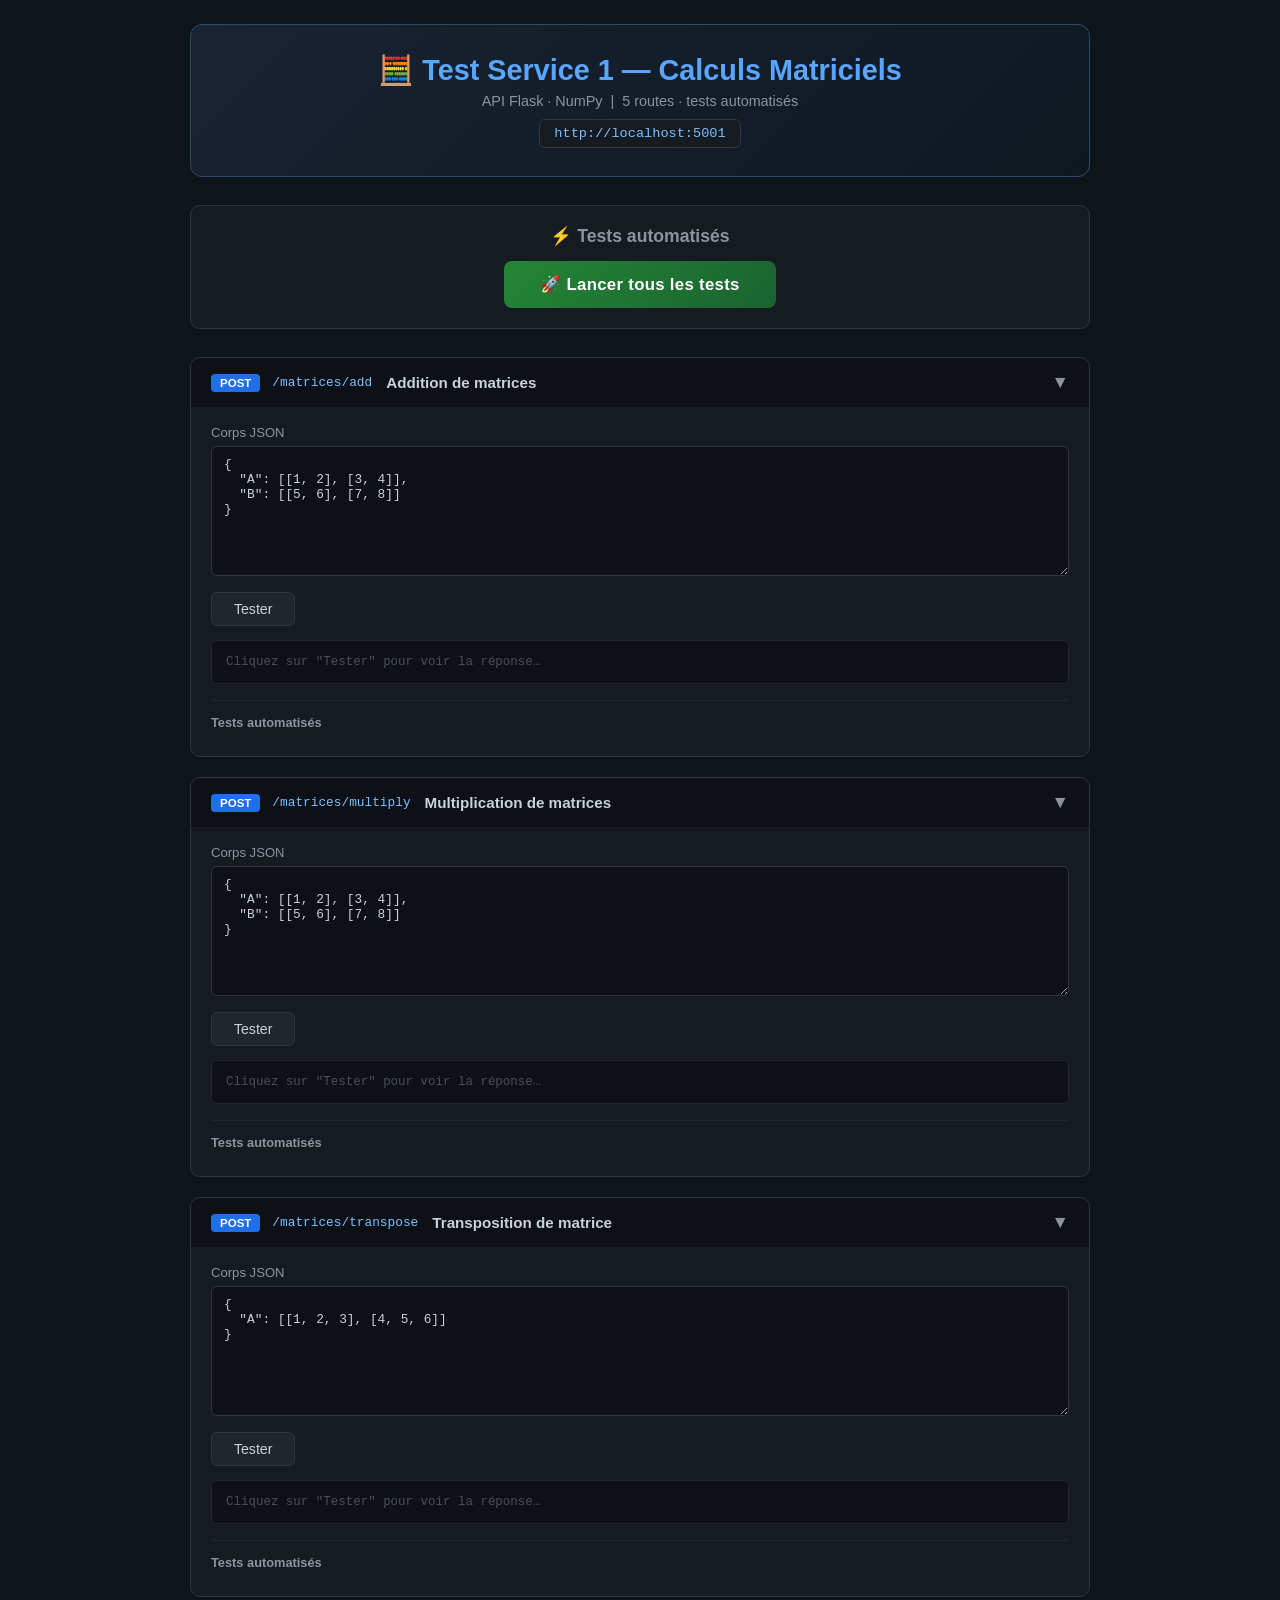
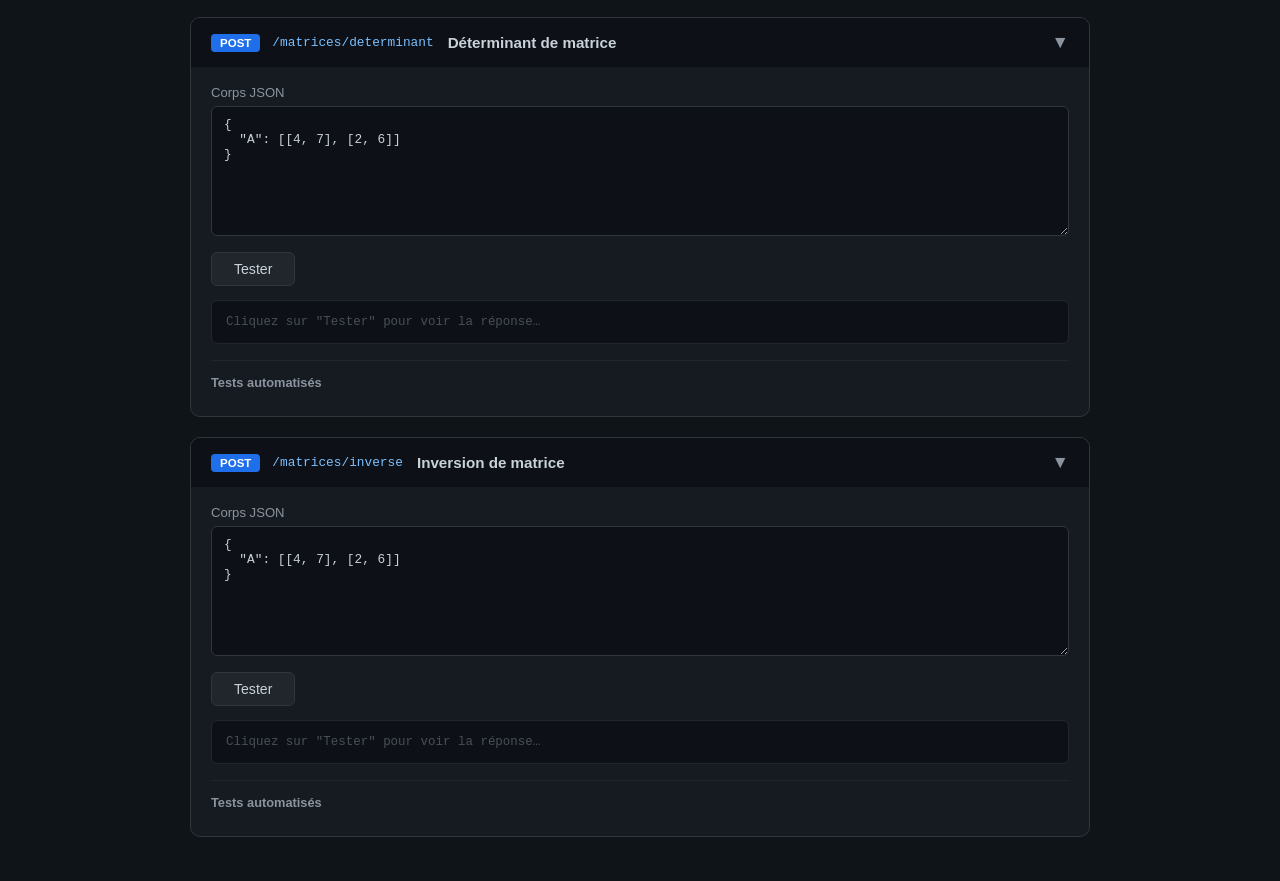
<file: service1_matrices/templates/index.html>
<!DOCTYPE html>
<html lang="fr">
<head>
    <meta charset="UTF-8">
    <meta name="viewport" content="width=device-width, initial-scale=1.0">
    <title>Test Service 1 — Calculs Matriciels</title>
    <style>
        * {
            box-sizing: border-box;
            margin: 0;
            padding: 0;
        }
        body {
            font-family: 'Segoe UI', Tahoma, Geneva, Verdana, sans-serif;
            background: #0f1419;
            color: #e6edf3;
            min-height: 100vh;
            padding: 24px;
        }
        .container {
            max-width: 900px;
            margin: 0 auto;
        }

        /* ── Header ── */
        header {
            background: linear-gradient(135deg, #1a2332 0%, #0d1821 100%);
            border: 1px solid #2d4a6b;
            border-radius: 12px;
            padding: 28px 32px;
            margin-bottom: 28px;
            text-align: center;
        }
        header h1 {
            font-size: 1.8rem;
            color: #58a6ff;
            margin-bottom: 6px;
        }
        header p {
            color: #8b949e;
            font-size: 0.9rem;
        }
        .service-url {
            display: inline-block;
            background: #161b22;
            border: 1px solid #30363d;
            border-radius: 6px;
            padding: 6px 14px;
            font-family: 'Courier New', monospace;
            font-size: 0.85rem;
            color: #79c0ff;
            margin-top: 10px;
        }

        /* ── Master controls ── */
        .master-bar {
            background: #161b22;
            border: 1px solid #30363d;
            border-radius: 10px;
            padding: 20px 24px;
            margin-bottom: 28px;
            text-align: center;
        }
        .master-bar h2 {
            font-size: 1.1rem;
            color: #8b949e;
            margin-bottom: 14px;
        }
        #btn-all {
            background: linear-gradient(135deg, #238636 0%, #1a6330 100%);
            color: #fff;
            border: none;
            border-radius: 8px;
            padding: 13px 36px;
            font-size: 1.05rem;
            font-weight: 700;
            cursor: pointer;
            letter-spacing: 0.3px;
            transition: background 0.2s, transform 0.1s;
        }
        #btn-all:hover { background: linear-gradient(135deg, #2ea043 0%, #238636 100%); transform: translateY(-1px); }
        #btn-all:active { transform: translateY(0); }
        #btn-all:disabled { opacity: 0.5; cursor: not-allowed; transform: none; }

        /* ── Summary ── */
        #summary {
            background: #161b22;
            border: 1px solid #30363d;
            border-radius: 10px;
            padding: 16px 24px;
            margin-bottom: 28px;
            display: none;
        }
        #summary h3 {
            font-size: 1rem;
            margin-bottom: 10px;
            color: #c9d1d9;
        }
        #summary-table {
            width: 100%;
            border-collapse: collapse;
            font-size: 0.82rem;
        }
        #summary-table th, #summary-table td {
            padding: 6px 10px;
            text-align: left;
            border-bottom: 1px solid #21262d;
        }
        #summary-table th {
            color: #8b949e;
            font-weight: 600;
        }
        #summary-table .pass { color: #3fb950; font-weight: 700; }
        #summary-table .fail { color: #f85149; font-weight: 700; }

        /* ── Route sections ── */
        .route-section {
            background: #161b22;
            border: 1px solid #30363d;
            border-radius: 10px;
            margin-bottom: 20px;
            overflow: hidden;
        }
        .route-header {
            display: flex;
            align-items: center;
            padding: 14px 20px;
            background: #0d1117;
            cursor: pointer;
            user-select: none;
        }
        .route-header h3 {
            flex: 1;
            font-size: 0.95rem;
            color: #c9d1d9;
        }
        .route-method {
            background: #1f6feb;
            color: #fff;
            font-size: 0.72rem;
            font-weight: 700;
            padding: 3px 9px;
            border-radius: 4px;
            margin-right: 12px;
        }
        .route-path {
            font-family: 'Courier New', monospace;
            font-size: 0.8rem;
            color: #79c0ff;
            margin-right: 14px;
        }
        .collapse-icon {
            font-size: 1.1rem;
            color: #8b949e;
            transition: transform 0.2s;
        }
        .route-header.collapsed .collapse-icon { transform: rotate(-90deg); }
        .route-body {
            padding: 18px 20px;
            display: block;
        }
        .route-body.hidden { display: none; }

        /* ── Form inside each section ── */
        .field-label {
            font-size: 0.82rem;
            color: #8b949e;
            margin-bottom: 6px;
            display: block;
        }
        textarea {
            width: 100%;
            height: 130px;
            background: #0d1117;
            border: 1px solid #30363d;
            border-radius: 6px;
            color: #c9d1d9;
            font-family: 'Courier New', monospace;
            font-size: 0.8rem;
            padding: 10px 12px;
            resize: vertical;
            margin-bottom: 12px;
        }
        textarea:focus { outline: none; border-color: #58a6ff; }
        .btn-test {
            background: #21262d;
            color: #c9d1d9;
            border: 1px solid #30363d;
            border-radius: 6px;
            padding: 8px 22px;
            font-size: 0.88rem;
            cursor: pointer;
            transition: background 0.2s, border-color 0.2s;
        }
        .btn-test:hover { background: #30363d; border-color: #58a6ff; }

        /* ── Response area ── */
        .response-area {
            margin-top: 14px;
            border-radius: 6px;
            padding: 12px 14px;
            font-family: 'Courier New', monospace;
            font-size: 0.78rem;
            white-space: pre-wrap;
            word-break: break-all;
            min-height: 44px;
            display: flex;
            align-items: center;
        }
        .response-area.status-2xx { background: #0d2119; border: 1px solid #196c2e; color: #3fb950; }
        .response-area.status-4xx { background: #2d1c0f; border: 1px solid #6e4b1a; color: #d29922; }
        .response-area.status-error { background: #2d0f0f; border: 1px solid #6e1a1a; color: #f85149; }
        .response-area.idle { background: #0d1117; border: 1px solid #21262d; color: #484f58; }

        .status-badge {
            display: inline-block;
            font-weight: 700;
            min-width: 38px;
            padding: 2px 6px;
            border-radius: 4px;
            text-align: center;
            margin-right: 10px;
        }
        .status-badge.ok { background: #196c2e; color: #3fb950; }
        .status-badge.warn { background: #6e4b1a; color: #d29922; }
        .status-badge.err { background: #6e1a1a; color: #f85149; }

        /* ── Test-case list (inline) ── */
        .test-cases { margin-top: 16px; border-top: 1px solid #21262d; padding-top: 14px; }
        .test-cases h4 {
            font-size: 0.8rem;
            color: #8b949e;
            margin-bottom: 8px;
        }
        .tc-row {
            display: flex;
            align-items: center;
            gap: 8px;
            margin-bottom: 5px;
            font-size: 0.78rem;
        }
        .tc-badge {
            min-width: 52px;
            padding: 2px 6px;
            border-radius: 4px;
            text-align: center;
            font-weight: 700;
            font-size: 0.72rem;
        }
        .tc-badge.pass { background: #0d2119; color: #3fb950; }
        .tc-badge.fail { background: #2d0f0f; color: #f85149; }
        .tc-badge.pending { background: #21262d; color: #484f58; }
        .tc-name { color: #c9d1d9; flex: 1; }
    </style>
</head>
<body>
<div class="container">

    <!-- ── Header ── -->
    <header>
        <h1>🧮 Test Service 1 — Calculs Matriciels</h1>
        <p>API Flask · NumPy &nbsp;|&nbsp; 5 routes · tests automatisés</p>
        <div class="service-url">http://localhost:5001</div>
    </header>

    <!-- ── Master controls ── -->
    <div class="master-bar">
        <h2>⚡ Tests automatisés</h2>
        <button id="btn-all" onclick="runAllTests()">🚀 Lancer tous les tests</button>
    </div>

    <!-- ── Summary table ── -->
    <div id="summary">
        <h3 id="summary-title">Résultats</h3>
        <table id="summary-table">
            <thead>
                <tr>
                    <th>#</th>
                    <th>Route</th>
                    <th>Cas</th>
                    <th>Attendu</th>
                    <th>Obtenu</th>
                    <th>Statut</th>
                </tr>
            </thead>
            <tbody id="summary-body"></tbody>
        </table>
    </div>

    <!-- ════════════════════════════════
         Route: /matrices/add
    ════════════════════════════════ -->
    <div class="route-section" id="sec-add">
        <div class="route-header" onclick="toggleSection('add')">
            <span class="route-method">POST</span>
            <span class="route-path">/matrices/add</span>
            <h3>Addition de matrices</h3>
            <span class="collapse-icon">▼</span>
        </div>
        <div class="route-body" id="body-add">
            <label class="field-label">Corps JSON</label>
            <textarea id="json-add">{
  "A": [[1, 2], [3, 4]],
  "B": [[5, 6], [7, 8]]
}</textarea>
            <button class="btn-test" onclick="manualTest('add')">Tester</button>
            <div class="response-area idle" id="resp-add">Cliquez sur "Tester" pour voir la réponse…</div>

            <div class="test-cases">
                <h4>Tests automatisés</h4>
                <div id="tc-add"></div>
            </div>
        </div>
    </div>

    <!-- ════════════════════════════════
         Route: /matrices/multiply
    ════════════════════════════════ -->
    <div class="route-section" id="sec-multiply">
        <div class="route-header" onclick="toggleSection('multiply')">
            <span class="route-method">POST</span>
            <span class="route-path">/matrices/multiply</span>
            <h3>Multiplication de matrices</h3>
            <span class="collapse-icon">▼</span>
        </div>
        <div class="route-body" id="body-multiply">
            <label class="field-label">Corps JSON</label>
            <textarea id="json-multiply">{
  "A": [[1, 2], [3, 4]],
  "B": [[5, 6], [7, 8]]
}</textarea>
            <button class="btn-test" onclick="manualTest('multiply')">Tester</button>
            <div class="response-area idle" id="resp-multiply">Cliquez sur "Tester" pour voir la réponse…</div>

            <div class="test-cases">
                <h4>Tests automatisés</h4>
                <div id="tc-multiply"></div>
            </div>
        </div>
    </div>

    <!-- ════════════════════════════════
         Route: /matrices/transpose
    ════════════════════════════════ -->
    <div class="route-section" id="sec-transpose">
        <div class="route-header" onclick="toggleSection('transpose')">
            <span class="route-method">POST</span>
            <span class="route-path">/matrices/transpose</span>
            <h3>Transposition de matrice</h3>
            <span class="collapse-icon">▼</span>
        </div>
        <div class="route-body" id="body-transpose">
            <label class="field-label">Corps JSON</label>
            <textarea id="json-transpose">{
  "A": [[1, 2, 3], [4, 5, 6]]
}</textarea>
            <button class="btn-test" onclick="manualTest('transpose')">Tester</button>
            <div class="response-area idle" id="resp-transpose">Cliquez sur "Tester" pour voir la réponse…</div>

            <div class="test-cases">
                <h4>Tests automatisés</h4>
                <div id="tc-transpose"></div>
            </div>
        </div>
    </div>

    <!-- ════════════════════════════════
         Route: /matrices/determinant
    ════════════════════════════════ -->
    <div class="route-section" id="sec-determinant">
        <div class="route-header" onclick="toggleSection('determinant')">
            <span class="route-method">POST</span>
            <span class="route-path">/matrices/determinant</span>
            <h3>Déterminant de matrice</h3>
            <span class="collapse-icon">▼</span>
        </div>
        <div class="route-body" id="body-determinant">
            <label class="field-label">Corps JSON</label>
            <textarea id="json-determinant">{
  "A": [[4, 7], [2, 6]]
}</textarea>
            <button class="btn-test" onclick="manualTest('determinant')">Tester</button>
            <div class="response-area idle" id="resp-determinant">Cliquez sur "Tester" pour voir la réponse…</div>

            <div class="test-cases">
                <h4>Tests automatisés</h4>
                <div id="tc-determinant"></div>
            </div>
        </div>
    </div>

    <!-- ════════════════════════════════
         Route: /matrices/inverse
    ════════════════════════════════ -->
    <div class="route-section" id="sec-inverse">
        <div class="route-header" onclick="toggleSection('inverse')">
            <span class="route-method">POST</span>
            <span class="route-path">/matrices/inverse</span>
            <h3>Inversion de matrice</h3>
            <span class="collapse-icon">▼</span>
        </div>
        <div class="route-body" id="body-inverse">
            <label class="field-label">Corps JSON</label>
            <textarea id="json-inverse">{
  "A": [[4, 7], [2, 6]]
}</textarea>
            <button class="btn-test" onclick="manualTest('inverse')">Tester</button>
            <div class="response-area idle" id="resp-inverse">Cliquez sur "Tester" pour voir la réponse…</div>

            <div class="test-cases">
                <h4>Tests automatisés</h4>
                <div id="tc-inverse"></div>
            </div>
        </div>
    </div>

</div><!-- /container -->

<script>
const BASE = 'http://localhost:5001';

// ─── Test definitions ────────────────────────────────────────────────────────
const TEST_CASES = {
    add: [
        {
            name: 'Addition valide 2×2',
            body: { A: [[1, 2], [3, 4]], B: [[5, 6], [7, 8]] },
            expectStatus: 200,
            expectResult: [[6, 8], [10, 12]],
        },
        {
            name: 'Addition valide 1×3',
            body: { A: [[1, 2, 3]], B: [[4, 5, 6]] },
            expectStatus: 200,
            expectResult: [[5, 7, 9]],
        },
        {
            name: 'Dimensions incompatibles',
            body: { A: [[1, 2]], B: [[1, 2, 3]] },
            expectStatus: 400,
            expectResult: undefined,
        },
    ],
    multiply: [
        {
            name: 'Multiplication valide 2×2',
            body: { A: [[1, 2], [3, 4]], B: [[5, 6], [7, 8]] },
            expectStatus: 200,
            expectResult: [[19, 22], [43, 50]],
        },
        {
            name: 'Multiplication 2×3 × 3×2',
            body: { A: [[1, 2, 3], [4, 5, 6]], B: [[7, 8], [9, 10], [11, 12]] },
            expectStatus: 200,
            expectResult: [[58, 64], [139, 154]],
        },
        {
            name: 'Dimensions incompatibles',
            body: { A: [[1, 2]], B: [[1, 2, 3]] },
            expectStatus: 400,
            expectResult: undefined,
        },
    ],
    transpose: [
        {
            name: 'Transposition 2×3',
            body: { A: [[1, 2, 3], [4, 5, 6]] },
            expectStatus: 200,
            expectResult: [[1, 4], [2, 5], [3, 6]],
        },
        {
            name: 'Transposition 3×2',
            body: { A: [[1, 4], [2, 5], [3, 6]] },
            expectStatus: 200,
            expectResult: [[1, 2, 3], [4, 5, 6]],
        },
    ],
    determinant: [
        {
            name: 'Déterminant 2×2 (résultat 10)',
            body: { A: [[4, 7], [2, 6]] },
            expectStatus: 200,
            expectResult: 10,
        },
        {
            name: 'Déterminant identité 2×2 (résultat 1)',
            body: { A: [[1, 0], [0, 1]] },
            expectStatus: 200,
            expectResult: 1,
        },
        {
            name: 'Matrice singulière (dét = 0)',
            body: { A: [[1, 2], [2, 4]] },
            expectStatus: 200,
            expectResult: 0,
        },
    ],
    inverse: [
        {
            name: 'Inverse 2×2 [[4,7],[2,6]]',
            body: { A: [[4, 7], [2, 6]] },
            expectStatus: 200,
            // A⁻¹ = (1/det) * [[6,-7],[-2,4]] = [[0.6,-0.7],[-0.2,0.4]]
            expectResult: [[0.6, -0.7], [-0.2, 0.4]],
        },
        {
            name: 'Inverse identité 2×2',
            body: { A: [[1, 0], [0, 1]] },
            expectStatus: 200,
            expectResult: [[1, 0], [0, 1]],
        },
        {
            name: 'Inverse matrice singulière',
            body: { A: [[1, 2], [2, 4]] },
            expectStatus: 400,
            expectResult: undefined,
        },
    ],
};

// ─── Helpers ──────────────────────────────────────────────────────────────────
function toggleSection(id) {
    const hdr = document.getElementById('sec-' + id).querySelector('.route-header');
    const body = document.getElementById('body-' + id);
    hdr.classList.toggle('collapsed');
    body.classList.toggle('hidden');
}

function flatten(v) {
    return JSON.parse(JSON.stringify(v));
}

function arraysClose(a, b, tol=1e-9) {
    if (typeof a !== typeof b) return false;
    if (Array.isArray(a)) {
        if (!Array.isArray(b) || a.length !== b.length) return false;
        return a.every((v, i) => arraysClose(v, b[i], tol));
    }
    return Math.abs(a - b) < tol;
}

function compareResults(actual, expected) {
    if (expected === undefined) return false;
    return arraysClose(flatten(actual), flatten(expected));
}

function statusClass(code) {
    if (code >= 200 && code < 300) return 'ok';
    if (code >= 400 && code < 500) return 'warn';
    return 'err';
}

function renderResponse(el, status, body) {
    el.className = 'response-area';
    if (status === null) {
        el.classList.add('status-error');
        el.innerHTML = `<span class="status-badge err">ERR</span>${body}`;
    } else if (status >= 200 && status < 300) {
        el.classList.add('status-2xx');
        el.innerHTML = `<span class="status-badge ok">${status}</span>${body}`;
    } else {
        el.classList.add('status-4xx');
        el.innerHTML = `<span class="status-badge warn">${status}</span>${body}`;
    }
}

// ─── API call ─────────────────────────────────────────────────────────────────
async function callAPI(route, body) {
    try {
        const resp = await fetch(BASE + route, {
            method: 'POST',
            headers: { 'Content-Type': 'application/json' },
            body: JSON.stringify(body),
        });
        const data = await resp.json().catch(() => ({}));
        return { ok: resp.status, data };
    } catch (err) {
        return { ok: null, error: err.message };
    }
}

// ─── Manual test ──────────────────────────────────────────────────────────────
async function manualTest(route) {
    const ta = document.getElementById('json-' + route);
    const el = document.getElementById('resp-' + route);
    el.className = 'response-area idle';
    el.innerHTML = '⏳ Chargement…';
    let body;
    try {
        body = JSON.parse(ta.value);
    } catch {
        el.className = 'response-area status-error';
        el.textContent = '❌ JSON invalide dans le formulaire.';
        return;
    }
    const res = await callAPI('/matrices/' + route, body);
    if (res.error !== undefined) {
        el.className = 'response-area status-error';
        el.innerHTML = `<span class="status-badge err">ERR</span>Impossible de se connecter au serveur.\nVérifiez que le service tourne sur ${BASE}\n\nErreur : ${res.error}`;
        return;
    }
    const sc = res.ok;
    const json = JSON.stringify(res.data, null, 2);
    renderResponse(el, sc, '\n' + json);
}

// ─── Per-route auto-test (returns array of results) ───────────────────────────
async function runRouteTests(route) {
    const cases = TEST_CASES[route];
    const container = document.getElementById('tc-' + route);
    container.innerHTML = '';
    const results = [];

    for (let i = 0; i < cases.length; i++) {
        const tc = cases[i];

        // Create row
        const row = document.createElement('div');
        row.className = 'tc-row';

        const badge = document.createElement('span');
        badge.className = 'tc-badge pending';
        badge.textContent = '…';

        const label = document.createElement('span');
        label.className = 'tc-name';
        label.textContent = tc.name;

        row.appendChild(badge);
        row.appendChild(label);
        container.appendChild(row);

        // Execute
        const res = await callAPI('/matrices/' + route, tc.body);

        let passed = false;
        if (res.error !== undefined) {
            badge.className = 'tc-badge fail';
            badge.textContent = 'ERR';
        } else {
            const statusOk = res.ok === tc.expectStatus;
            let resultOk = true;
            if (tc.expectResult !== undefined) {
                resultOk = compareResults(res.data.resultat ?? res.data.result ?? res.data.determinant ?? res.data.inverse ?? res.data, tc.expectResult);
            }
            passed = statusOk && resultOk;
            badge.className = passed ? 'tc-badge pass' : 'tc-badge fail';
            badge.textContent = passed ? 'PASS' : 'FAIL';
        }

        results.push({ route, tc, res, passed });
    }

    return results;
}

// ─── Run all tests ────────────────────────────────────────────────────────────
async function runAllTests() {
    const btn = document.getElementById('btn-all');
    btn.disabled = true;
    btn.textContent = '⏳ Exécution en cours…';

    const summary = document.getElementById('summary');
    const tbody = document.getElementById('summary-body');
    summary.style.display = 'block';
    tbody.innerHTML = '';
    document.getElementById('summary-title').textContent = '⏳ Exécution…';

    const routes = ['add', 'multiply', 'transpose', 'determinant', 'inverse'];
    const allResults = [];
    let globalPass = 0, globalFail = 0;

    for (const route of routes) {
        const results = await runRouteTests(route);
        allResults.push(...results);
    }

    allResults.forEach((r, idx) => {
        const tr = document.createElement('tr');
        const routeOp = r.route.charAt(0).toUpperCase() + r.route.slice(1);
        const actualVal = r.res.error !== undefined
            ? 'ERR'
            : JSON.stringify(r.res.data.resultat ?? r.res.data.result ?? r.res.data.determinant ?? r.res.data.inverse ?? r.res.data).substring(0, 30);
        const expectVal = r.tc.expectResult !== undefined ? JSON.stringify(r.tc.expectResult).substring(0, 30) : '—';
        const statusOk = r.res.error !== undefined ? false : r.res.ok === r.tc.expectStatus;

        tr.innerHTML = `
            <td>${idx + 1}</td>
            <td>/matrices/${r.route}</td>
            <td>${r.tc.name}</td>
            <td><code>${expectVal}</code></td>
            <td><code>${actualVal}</code></td>
            <td class="${r.passed ? 'pass' : 'fail'}">${r.passed ? '✅ PASS' : '❌ FAIL'}</td>
        `;
        tbody.appendChild(tr);

        if (r.passed) globalPass++; else globalFail++;
    });

    const total = globalPass + globalFail;
    document.getElementById('summary-title').innerHTML =
        `📊 <strong>${globalPass}/${total} tests passés</strong>` +
        (globalFail === 0
            ? ' &nbsp;<span style="color:#3fb950">— Tout est bon ! 🎉</span>'
            : ` &nbsp;<span style="color:#f85149">— ${globalFail} échec(s)</span>`);

    btn.disabled = false;
    btn.textContent = '🚀 Lancer tous les tests';
}
</script>
<script defer src="https://static.cloudflareinsights.com/beacon.min.js/v833ccba57c9e4d2798f2e76cebdd09a11778172276447" integrity="sha512-57MDmcccJXYtNnH+ZiBwzC4jb2rvgVCEokYN+L/nLlmO8rfYT/gIpW2A569iJ/3b+0UEasghjuZH/ma3wIs/EQ==" data-cf-beacon='{"version":"2024.11.0","token":"8607d2a720d14b038279025b2b5a82e5","server_timing":{"name":{"cfCacheStatus":true,"cfEdge":true,"cfExtPri":true,"cfL4":true,"cfOrigin":true,"cfSpeedBrain":true},"location_startswith":null}}' crossorigin="anonymous"></script>
</body>
</html>
</file>
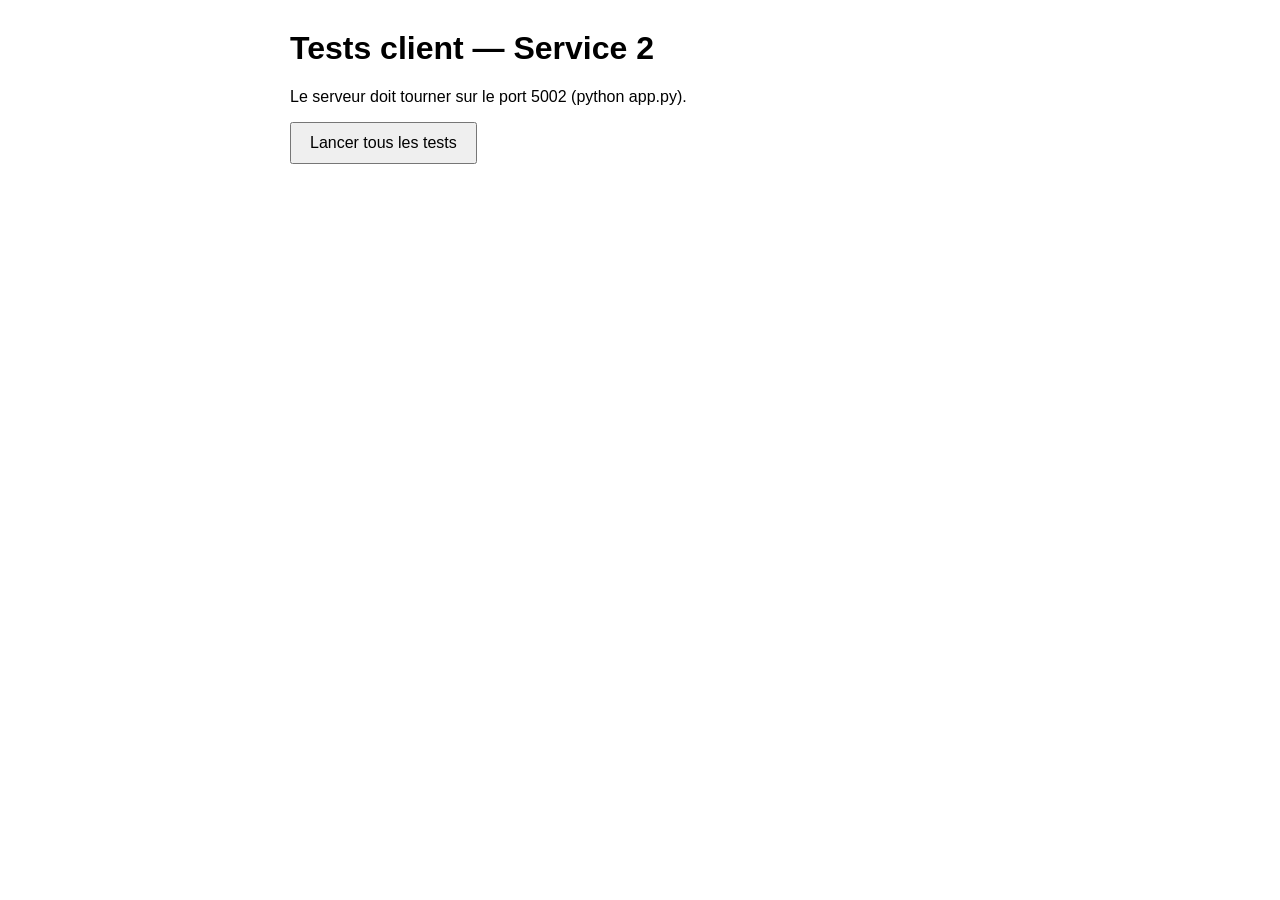
<file: service2_statistiques/test_client.html>
<!DOCTYPE html>
<html lang="fr">
<head>
  <meta charset="UTF-8">
  <title>Test client HTML/JS — Service 2</title>
  <link rel="stylesheet" href="style.css">
</head>
<body>
  <h1>Tests client — Service 2</h1>
  <p>Le serveur doit tourner sur le port 5002 (python app.py).</p>
  <button id="run">Lancer tous les tests</button>
  <div id="summary"></div>
  <ul id="results"></ul>

  <script>
    const BASE_URL = "http://localhost:5002";

    // Envoie une requête POST JSON et renvoie { status, data }
    async function post(route, payload) {
      const res = await fetch(BASE_URL + route, {
        method: "POST",
        headers: { "Content-Type": "application/json" },
        body: JSON.stringify(payload)
      });
      const data = await res.json();
      return { status: res.status, data };
    }

    // Chaque test renvoie null si OK, sinon un message d'erreur.
    const tests = {
      "describe — valeurs connues [1..5]": async () => {
        const { status, data } = await post("/stats/describe", { data: [1,2,3,4,5] });
        if (status !== 200) return "status attendu 200, reçu " + status;
        const r = data.resultat;
        if (r.n !== 5) return "n attendu 5, reçu " + r.n;
        if (Math.abs(r.moyenne - 3.0) > 0.001) return "moyenne attendue 3, reçue " + r.moyenne;
        if (Math.abs(r.ecart_type - 1.5811) > 0.001) return "ecart_type attendu 1.5811, reçu " + r.ecart_type;
        return null;
      },
      "describe — clé manquante → 400": async () => {
        const { status } = await post("/stats/describe", { valeurs: [1,2,3] });
        return status === 400 ? null : "status attendu 400, reçu " + status;
      },
      "correlation — forte (r=1)": async () => {
        const { status, data } = await post("/stats/correlation", { x:[1,2,3,4,5], y:[2,4,6,8,10] });
        if (status !== 200) return "status attendu 200, reçu " + status;
        if (Math.abs(data.resultat.r - 1.0) > 0.001) return "r attendu 1, reçu " + data.resultat.r;
        if (data.resultat.interpretation !== "forte") return "interpretation attendue 'forte'";
        return null;
      },
      "correlation — longueurs différentes → 400": async () => {
        const { status } = await post("/stats/correlation", { x:[1,2,3], y:[1,2] });
        return status === 400 ? null : "status attendu 400, reçu " + status;
      },
      "test_normalite — structure": async () => {
        const { status, data } = await post("/stats/test_normalite", { data:[2.1,2.3,1.9,2.0,2.2,2.05,1.95,2.15] });
        if (status !== 200) return "status attendu 200, reçu " + status;
        if (typeof data.resultat.est_normale !== "boolean") return "est_normale doit être un booléen";
        return null;
      },
      "test_student — différence significative": async () => {
        const { status, data } = await post("/stats/test_student", { groupe1:[1,2,3,4,5], groupe2:[6,7,8,9,10] });
        if (status !== 200) return "status attendu 200, reçu " + status;
        if (!data.resultat.difference_significative) return "différence attendue significative";
        return null;
      }
    };

    async function runAll() {
      const results = document.getElementById("results");
      const summary = document.getElementById("summary");
      results.innerHTML = "";
      summary.textContent = "Tests en cours...";
      let pass = 0, fail = 0;
      for (const [name, fn] of Object.entries(tests)) {
        let err;
        try { err = await fn(); }
        catch (e) { err = "erreur réseau : " + e.message + " (serveur lancé ?)"; }
        const li = document.createElement("li");
        if (err === null) {
          pass++;
          li.textContent = "✓ " + name;
          li.style.color = "green";
        } else {
          fail++;
          li.textContent = "✗ " + name + " — " + err;
          li.style.color = "red";
        }
        results.appendChild(li);
      }
      summary.textContent = pass + " réussis, " + fail + " échoués (" + (pass + fail) + " au total)";
    }

    document.getElementById("run").addEventListener("click", runAll);
  </script>
</body>
</html>
</file>
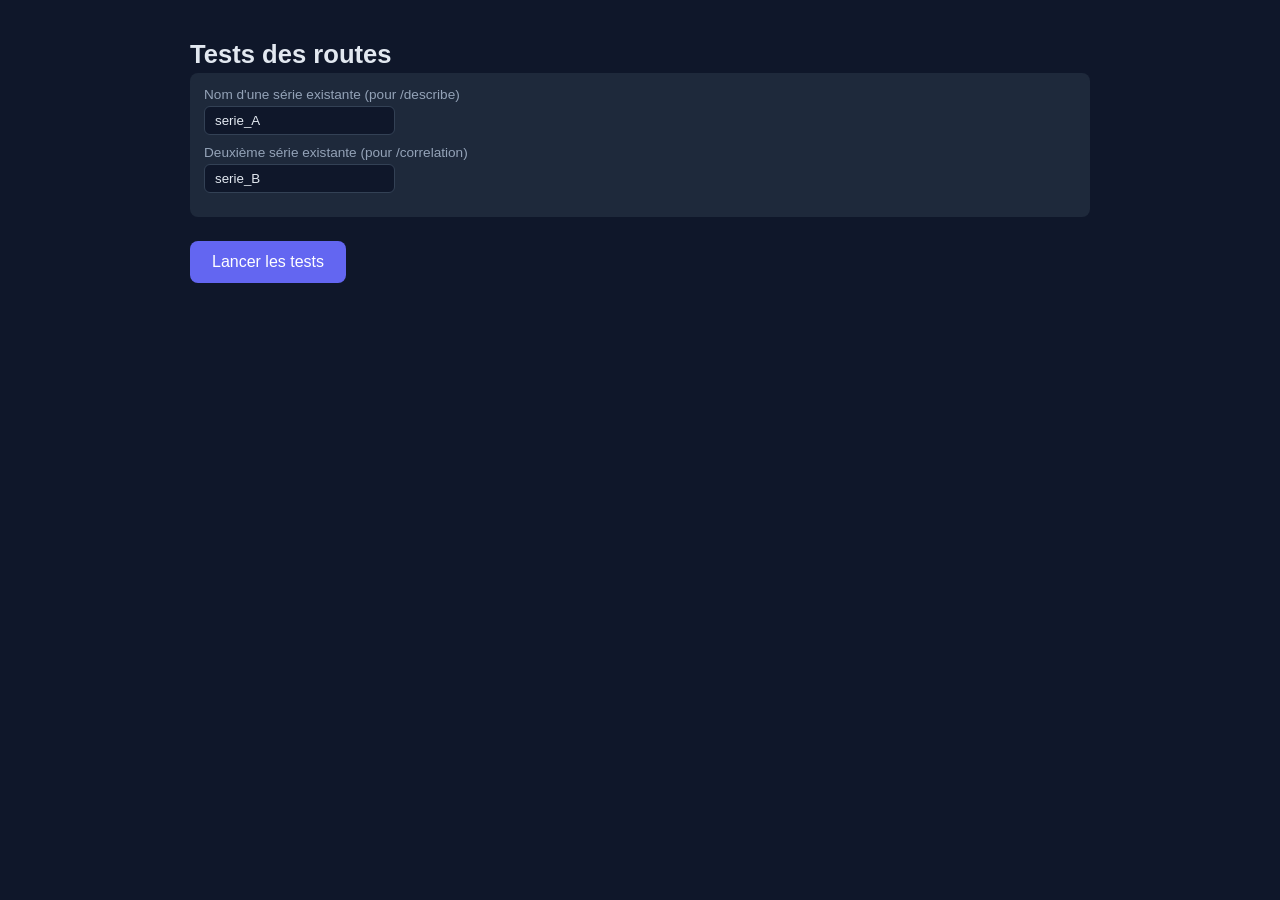
<file: service3_stats_mysql/templates/test.html>
<!DOCTYPE html>
<html lang="fr">
<head>
<meta charset="UTF-8">
<title>Tests des routes - API Stats</title>
<style>
    body {
        font-family: 'Segoe UI', Arial, sans-serif;
        background: #0f172a;
        color: #e2e8f0;
        max-width: 900px;
        margin: 40px auto;
        padding: 0 20px;
    }
    h1 { font-size: 1.6rem; margin-bottom: 4px; }
    p.sub { color: #94a3b8; margin-top: 0; }
    .config {
        background: #1e293b;
        padding: 14px;
        border-radius: 8px;
        margin-bottom: 16px;
    }
    .config label { display: block; font-size: 0.85rem; color: #94a3b8; margin-bottom: 4px; }
    .config input {
        background: #0f172a;
        border: 1px solid #334155;
        color: #e2e8f0;
        padding: 6px 10px;
        border-radius: 6px;
        margin-right: 16px;
        margin-bottom: 10px;
    }
    button {
        background: #6366f1;
        color: white;
        border: none;
        padding: 12px 22px;
        font-size: 1rem;
        border-radius: 8px;
        cursor: pointer;
        margin: 8px 0 16px 0;
    }
    button:hover { background: #4f46e5; }
    button:disabled { background: #475569; cursor: not-allowed; }
 
    #summary { display: flex; gap: 12px; margin-bottom: 16px; flex-wrap: wrap; }
    .badge { padding: 8px 16px; border-radius: 8px; font-weight: 600; font-size: 0.95rem; }
    .badge.total { background: #1e293b; }
    .badge.ok { background: #14532d; color: #bbf7d0; }
    .badge.fail { background: #7f1d1d; color: #fecaca; }
 
    table { width: 100%; border-collapse: collapse; margin-top: 8px; }
    th, td { text-align: left; padding: 10px 12px; border-bottom: 1px solid #1e293b; font-size: 0.9rem; vertical-align: top; }
    th { color: #94a3b8; font-weight: 600; }
    tr.pass td.status { color: #4ade80; }
    tr.fail td.status { color: #f87171; }
    .status { font-weight: 700; white-space: nowrap; }
    pre.detail {
        background: #1e293b;
        color: #cbd5e1;
        padding: 8px;
        border-radius: 6px;
        white-space: pre-wrap;
        font-size: 0.78rem;
        margin: 4px 0 0 0;
        max-height: 150px;
        overflow-y: auto;
    }
    #loading { color: #94a3b8; font-style: italic; }
</style>
</head>
<body>
 
    <h1>Tests des routes</h1>
 
    <div class="config">
        <label>Nom d'une série existante (pour /describe)</label>
        <input id="serie-existante" value="serie_A" />
 
        <label>Deuxième série existante (pour /correlation)</label>
        <input id="serie-existante-2" value="serie_B" />
    </div>
 
    <button id="run-btn" onclick="runTests()">Lancer les tests</button>
    <div id="loading" style="display:none;">Exécution des tests en cours...</div>
 
    <div id="summary" style="display:none;"></div>
    <table id="results-table" style="display:none;">
        <thead>
            <tr>
                <th style="width:80px;">Statut</th>
                <th>Test</th>
                <th>Détail</th>
            </tr>
        </thead>
        <tbody id="results-body"></tbody>
    </table>
 
<script>

function assertEqual(actual, expected, message) {
    if (actual !== expected) {
        throw new Error(`${message || 'Échec'} : attendu ${JSON.stringify(expected)}, obtenu ${JSON.stringify(actual)}`);
    }
}
 
function assertTrue(condition, message) {
    if (!condition) {
        throw new Error(message || 'Condition fausse');
    }
}
 
function assertClose(actual, expected, tolerance, message) {
    if (Math.abs(actual - expected) > tolerance) {
        throw new Error(`${message || 'Échec'} : attendu ~${expected}, obtenu ${actual}`);
    }
}
 
async function getJson(url) {
    const response = await fetch(url);
    let data;
    try {
        data = await response.json();
    } catch (e) {
        data = null;
    }
    return { status: response.status, data };
}
 
//tests
 
function buildTests() {
    const serieExistante = document.getElementById('serie-existante').value.trim();
    const serieExistante2 = document.getElementById('serie-existante-2').value.trim();
 
    return [
        {
            nom: "GET /db/stats/describe sans paramètre 'serie' -> 400",
            run: async () => {
                const { status, data } = await getJson('/db/stats/describe');
                assertEqual(status, 400, "Code HTTP");
                assertTrue(data && 'erreur' in data, "Champ 'erreur' présent");
            }
        },
        {
            nom: `GET /db/stats/describe?serie=${serieExistante} -> 200 avec champs attendus`,
            run: async () => {
                const { status, data } = await getJson(`/db/stats/describe?serie=${encodeURIComponent(serieExistante)}`);
                assertEqual(status, 200, "Code HTTP");
                assertTrue(data.resultat, "Champ 'resultat' présent");
                const r = data.resultat;
                ['n', 'moyenne', 'mediane', 'ecart_type', 'minimum', 'maximum'].forEach(champ => {
                    assertTrue(champ in r, `Champ '${champ}' présent dans le résultat`);
                });
                assertTrue(r.n > 0, "n > 0");
                assertTrue(r.minimum <= r.moyenne && r.moyenne <= r.maximum, "minimum <= moyenne <= maximum");
            }
        },
        {
            nom: "GET /db/stats/describe?serie=__inexistante__ -> 404",
            run: async () => {
                const { status, data } = await getJson('/db/stats/describe?serie=__inexistante__');
                assertEqual(status, 404, "Code HTTP");
                assertTrue(data && 'erreur' in data, "Champ 'erreur' présent");
            }
        },
        {
            nom: "GET /db/stats/correlation sans paramètres -> 400",
            run: async () => {
                const { status } = await getJson('/db/stats/correlation');
                assertEqual(status, 400, "Code HTTP");
            }
        },
        {
            nom: "GET /db/stats/correlation avec un seul paramètre -> 400",
            run: async () => {
                const { status } = await getJson(`/db/stats/correlation?serie_x=${serieExistante}`);
                assertEqual(status, 400, "Code HTTP");
            }
        },
        {
            nom: `GET /db/stats/correlation?serie_x=${serieExistante}&serie_y=${serieExistante2} -> 200 avec r entre -1 et 1`,
            run: async () => {
                const url = `/db/stats/correlation?serie_x=${encodeURIComponent(serieExistante)}&serie_y=${encodeURIComponent(serieExistante2)}`;
                const { status, data } = await getJson(url);
                assertEqual(status, 200, "Code HTTP");
                assertTrue(data.resultat, "Champ 'resultat' présent");
                const r = data.resultat.r;
                assertTrue(r >= -1 - 1e-6 && r <= 1 + 1e-6, "r dans [-1, 1]");
                assertTrue('p_value' in data.resultat, "Champ 'p_value' présent");
                assertTrue('significatif' in data.resultat, "Champ 'significatif' présent");
            }
        },
        {
            nom: "GET /db/stats/correlation avec serie_x inexistante -> 404",
            run: async () => {
                const url = `/db/stats/correlation?serie_x=__inexistante__&serie_y=${encodeURIComponent(serieExistante2)}`;
                const { status } = await getJson(url);
                assertEqual(status, 404, "Code HTTP");
            }
        },
        {
            nom: `GET /db/stats/correlation?serie_x=X&serie_y=X -> r ≈ 1 (auto-corrélation)`,
            run: async () => {
                const url = `/db/stats/correlation?serie_x=${encodeURIComponent(serieExistante)}&serie_y=${encodeURIComponent(serieExistante)}`;
                const { status, data } = await getJson(url);
                assertEqual(status, 200, "Code HTTP");
                assertClose(data.resultat.r, 1.0, 1e-3, "r d'une série avec elle-même");
            }
        }
    ];
}
 
//Exécution et affichage
 
async function runTests() {
    const btn = document.getElementById('run-btn');
    const loading = document.getElementById('loading');
    const summary = document.getElementById('summary');
    const table = document.getElementById('results-table');
    const body = document.getElementById('results-body');
 
    btn.disabled = true;
    loading.style.display = 'block';
    summary.style.display = 'none';
    table.style.display = 'none';
    body.innerHTML = '';
 
    const tests = buildTests();
    let reussis = 0;
    let echoues = 0;
 
    for (const test of tests) {
        const tr = document.createElement('tr');
        try {
            await test.run();
            reussis++;
            tr.className = 'pass';
            tr.innerHTML = `<td class="status">OK</td><td>${escapeHtml(test.nom)}</td><td></td>`;
        } catch (err) {
            echoues++;
            tr.className = 'fail';
            tr.innerHTML = `<td class="status">FAIL</td><td>${escapeHtml(test.nom)}</td><td><pre class="detail">${escapeHtml(err.message)}</pre></td>`;
        }
        body.appendChild(tr);
    }
 
    summary.innerHTML = `
        <div class="badge total">Total : ${tests.length}</div>
        <div class="badge ok">Réussis : ${reussis}</div>
        <div class="badge fail">Échoués : ${echoues}</div>
    `;
 
    loading.style.display = 'none';
    summary.style.display = 'flex';
    table.style.display = 'table';
    btn.disabled = false;
}
 
function escapeHtml(str) {
    const div = document.createElement('div');
    div.textContent = str;
    return div.innerHTML;
}
</script>
 
</body>
</html>
</file>
<file: service2_statistiques/style.css>
body {
  font-family: sans-serif;
  max-width: 700px;
  margin: 30px auto;
}
button {
  font-size: 16px;
  padding: 10px 18px;
  cursor: pointer;
}
#summary {
  font-weight: bold;
  margin: 15px 0;
}
li {
  margin: 4px 0;
  font-family: monospace;
}
</file>
